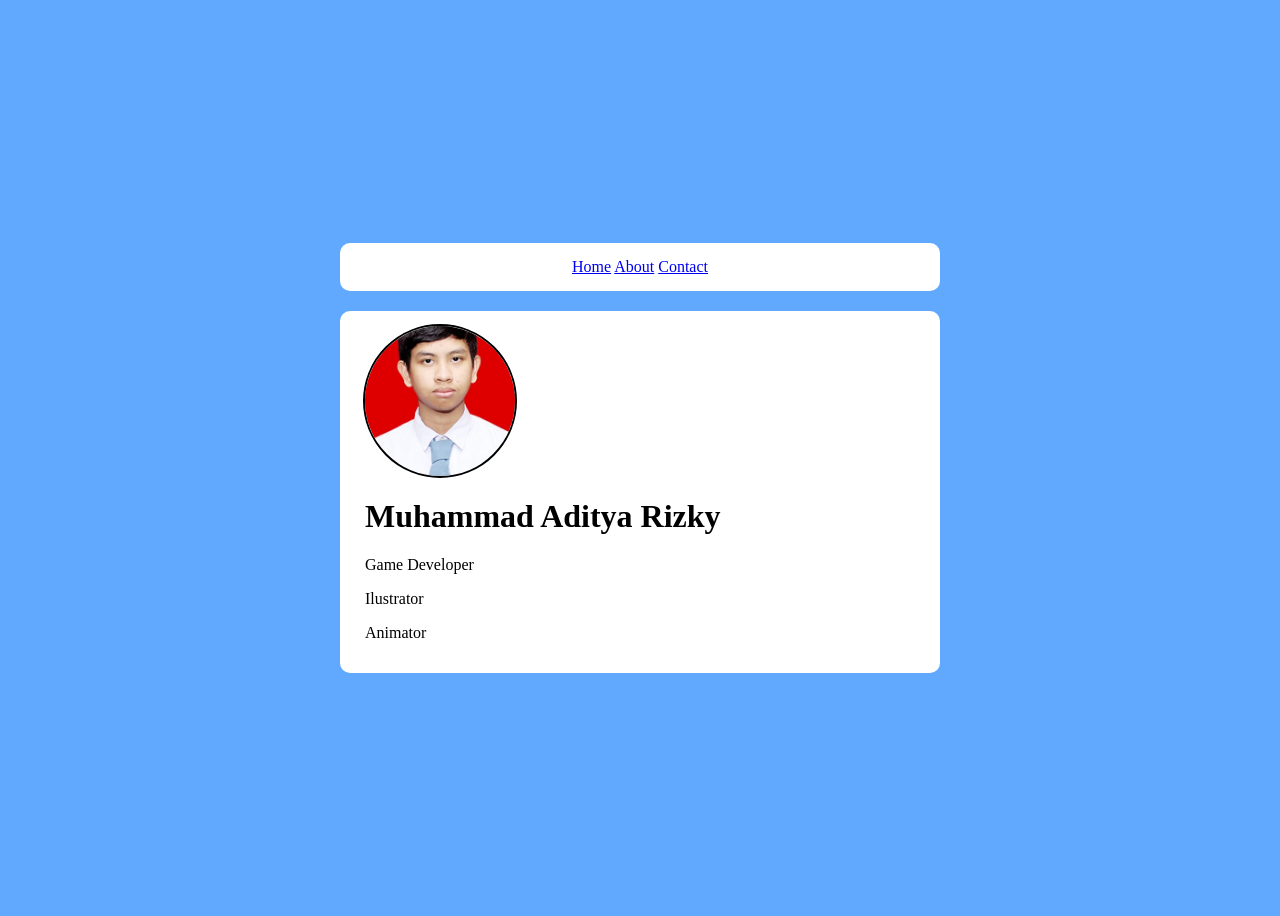
<file: index.html>
<!DOCTYPE html>
<html lang="en">
<head>
    <meta charset="UTF-8">
    <meta name="viewport" content="width=device-width, initial-scale=1.0">
    <link rel="stylesheet" href="portofolio.css">
    <title>Profil -Muhammad Aditya Rizky</title>

</head>
<body>
    <div class = container>
    <nav>
        <a href="index.html">Home</a> 
        <a href="about.html">About</a> 
        <a href="contact.html">Contact</a>
    </nav>
    
   
    
    <div class="profile" >
        <img src="foto adit.jpeg" alt="Muhammad Aditya Rizky">
        
         <h1>Muhammad Aditya Rizky</h1>
        <p>Game Developer</p>
        <p>Ilustrator</p>
        <p>Animator</p>
        
    </div>
        
    </div>
    

</body>
</html>
</file>
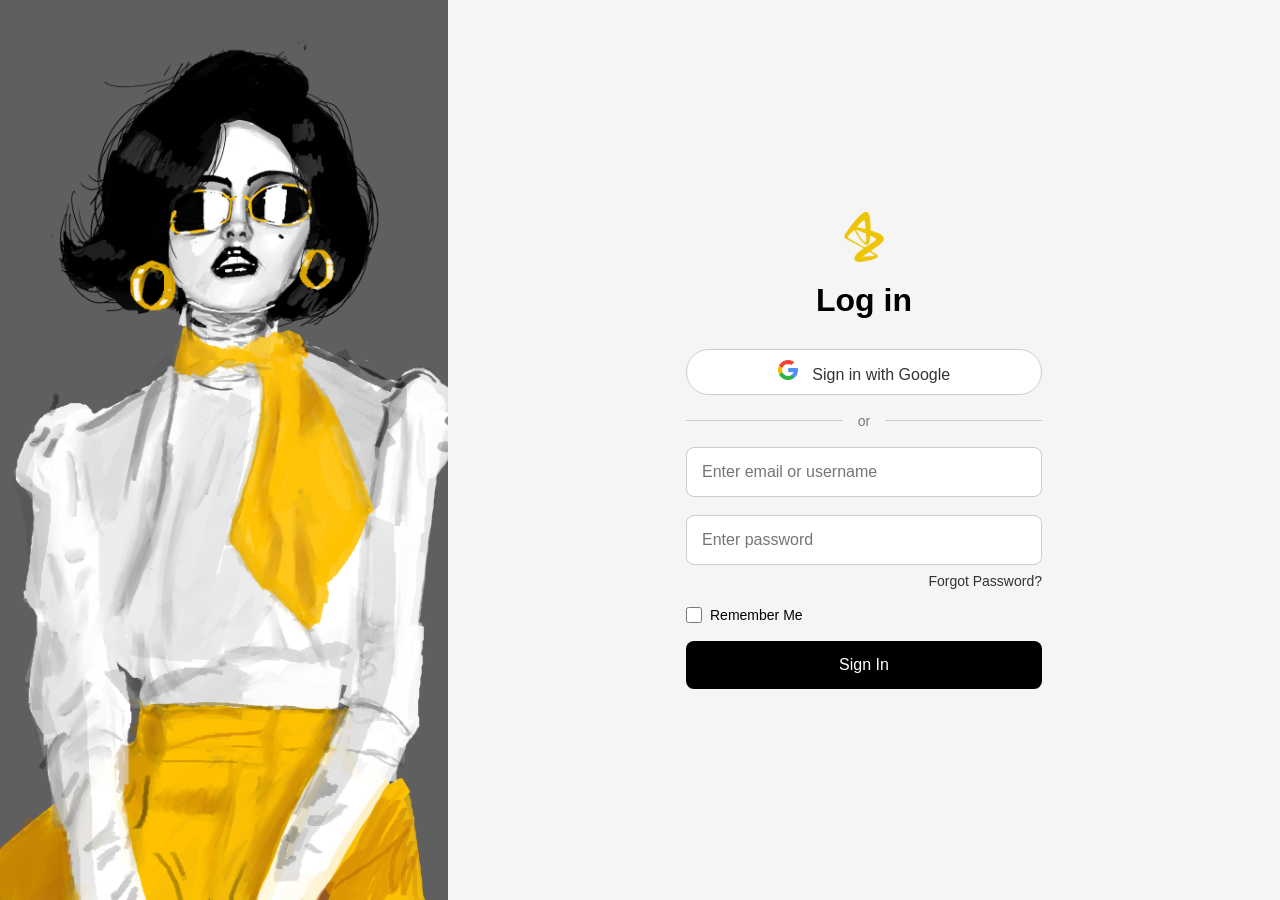
<file: UTS/index.html>
<!DOCTYPE html>
<html lang="en">
<head>
    <meta charset="UTF-8">
    <meta name="viewport" content="width=device-width, initial-scale=1.0">
    <title>Log in</title>
    <link rel="stylesheet" href="stylein.css">
</head>

<body>

    <div class="row">

        
        <div class="col left-col">

            <div class="leftside">

                <div class="art">

                    <img src="colours.png" alt="Artwork">

                </div>

            </div>

        </div>

        
        <div class="col right-col">

            <div class="rightside">

                <img src="astrazeneca.png" alt="logo" class="logo">

                <h2>Log in</h2>

                <form>

                    

    
                    <button type="button" class="google-btn">
                        <image src="google.png" alt="Google Logo" class="google-logo">
                        Sign in with Google
                    </button>

   
                    <div class="divider">
                        <span>or</span>
                    </div>

    
                    <input
                        class="input2"
                        placeholder="Enter email or username"
                        type="text"
                        name="login"
                        required
                    >

    
                    <div class="password-container">
                        <input
                            class="input2"
                            placeholder="Enter password"
                            type="password"
                            name="password"
                            required
                        >

                        <a href="#" class="forgot-password">
                            Forgot Password?
                        </a>
                    </div>

    
                    <label class="remember">
                        <input type="checkbox" name="remember">
                        <span>Remember Me</span>
                    </label>

   
                    <button type="submit" class="signin-btn">
                        Sign In
                    </button>

                </form>     

            </div>
        </div>

    </div>

</body>
</html>
</file>
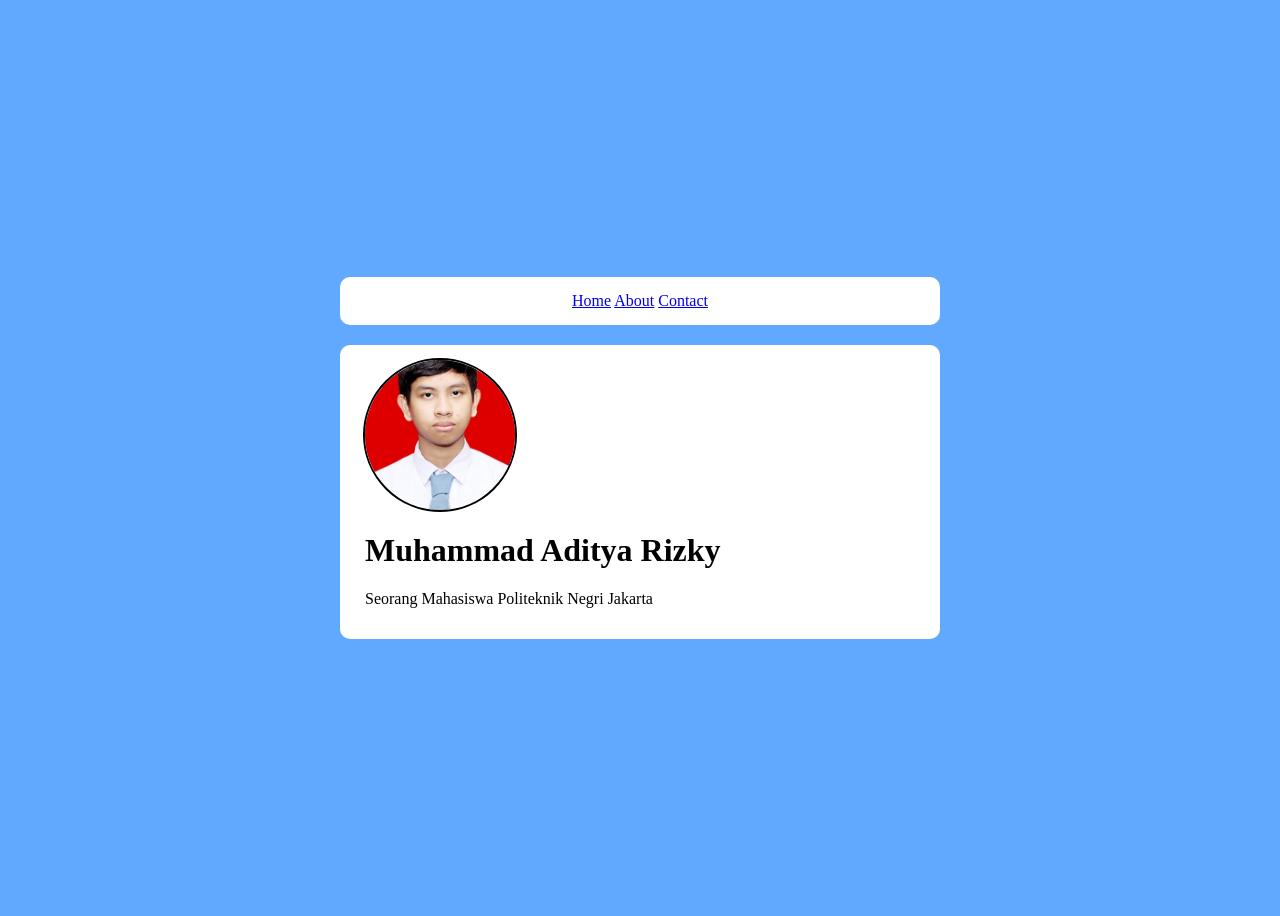
<file: about.html>
<!DOCTYPE html>
<html lang="en">
<head>
    <meta charset="UTF-8">
    <meta name="viewport" content="width=device-width, initial-scale=1.0">
    <link rel="stylesheet" href="portofolio.css">
    <title>About - Muhammad Aditya Rizky</title>
</head>
<body>
    <div class = container>
    <nav>
        <a href="index.html">Home</a> 
        <a href="about.html">About</a> 
        <a href="contact.html">Contact</a>
    </nav>
    
   
    
    <div class="profile" >
        <img src="foto adit.jpeg" alt="Muhammad Aditya Rizky" width="150" height="150" style="border-radius: 50%;">
         <h1>Muhammad Aditya Rizky</h1>
        <p>Seorang Mahasiswa Politeknik Negri Jakarta</p>
        
    </div>

    </div>
    

</body>
</html>
</file>
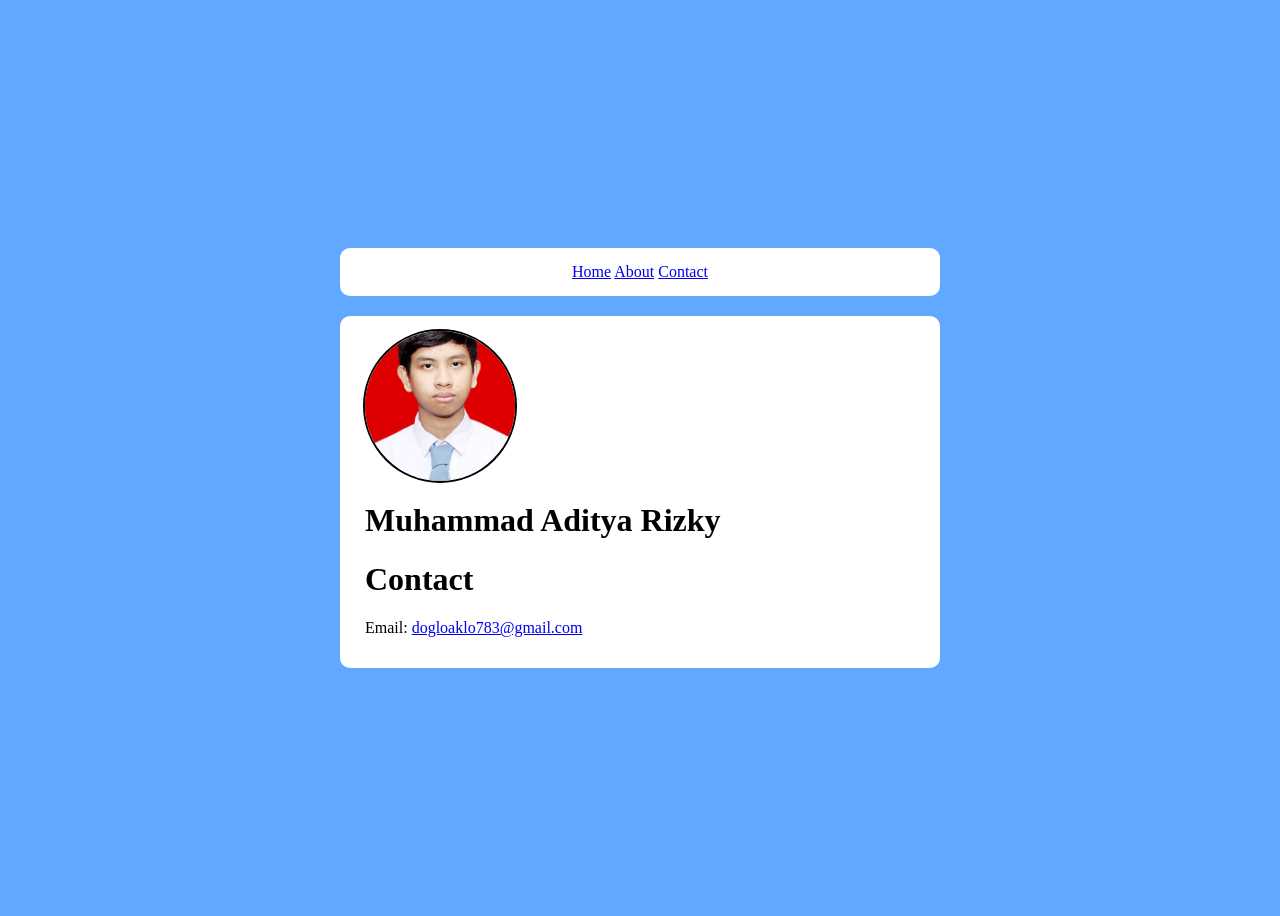
<file: contact.html>
<!DOCTYPE html>
<html lang="en">
<head>
    <meta charset="UTF-8">
    <meta name="viewport" content="width=device-width, initial-scale=1.0">
    <link rel="stylesheet" href="portofolio.css">
    <title>Contact - Muhammad Aditya Rizky</title>
</head>
<body>
    <div class = container>
    <nav>
        <a href="index.html">Home</a> 
        <a href="about.html">About</a> 
        <a href="contact.html">Contact</a>
    </nav>
    
   
    
    <div class="profile" >
        <img src="foto adit.jpeg" alt="Muhammad Aditya Rizky" width="150" height="150" style="border-radius: 50%;">
         <h1>Muhammad Aditya Rizky</h1>
        <h1>Contact</h1>
        <p>Email: <a href="mailto:dogloaklo783@gmail.com">dogloaklo783@gmail.com</a></p>
    </div>

    </div>
    

</body>
</html>
</file>
<file: portofolio.css>
html{
    box-sizing: border-box ;
}
.container { 
            width: 100%; 
            max-width: 600px; 
}


nav { 
    background-color: #ffffff; 
    text-align: center; 
    padding: 15px; 
    margin-bottom: 20px; 
    border-radius: 10px; 
}

body {
    background-color: #60a9ff;
    display: flex;
    justify-content: center;
    align-items: center;
    min-height: 100vh;
}

.profile {
    background-color: #ffffff;
    border-radius: 10px;
    padding: 15px 25px;
    align-items: center;
}




.profile img {
    display: block;
    width: 150px;
    height: 150px;
    border-radius: 50%;
    outline: 2px solid #000;
    object-fit: cover;
}
</file>
<file: UTS/stylein.css>
* {
    box-sizing: border-box;
    margin: 0;
    padding: 0;
}

body {
    min-height: 100vh;
    font-family: Arial, sans-serif;
    background-color: #f5f5f5;
}

/* Layout utama */
.row {
    display: flex;
    width: 100%;
    height: 100vh;
}

/* Kolom kiri */
.left-col {
    width: 35%;
}

/* Kolom kanan */
.right-col {
    width: 65%;
}

/* Left side */
.leftside {
    width: 100%;
    height: 100%;
}

.art {
    width: 100%;
    height: 100%;
}

.art img {
    width: 100%;
    height: 100%;
    object-fit: cover;
    display: block;
}

/* Right side */
.rightside {
    width: 100%;
    height: 100%;
    display: flex;
    flex-direction: column;
    justify-content: center;
    align-items: center;
    padding: 60px;
}

.rightside h2 {
    width: 50%;
    font-size: 32px;
    margin-bottom: 30px;
    align-items: center;
}

/* Form */


form {
    width: 50%;
    display: flex;
    flex-direction: column;
    gap: 18px;
}

/* Judul */
 h2 {
    width: 100%;
    text-align: center;
    font-size: 32px;
    margin-bottom: 10px;
}

/* Google SSO */
.google-btn {
    width: 100%;
    padding: 10px;
    border: 1px solid #ccc;
    border-radius: 100px;
    background-color: white;
    color: #333;
    font-size: 16px;
    cursor: pointer;
}

.google-btn:hover {
    background-color: #f5f5f5;
}

/* Divider */
.divider {
    display: flex;
    align-items: center;
    width: 100%;
    gap: 15px;
    color: #777;
}

.divider::before,
.divider::after {
    content: "";
    flex: 1;
    height: 1px;
    background-color: #ccc;
}

.divider span {
    font-size: 14px;
}

/* Input */
.input2 {
    width: 100%;
    padding: 15px;
    border: 1px solid #ccc;
    border-radius: 8px;
    font-size: 16px;
}

/* Password */
.password-container {
    width: 100%;
    display: flex;
    flex-direction: column;
    gap: 8px;
}

.forgot-password {
    align-self: flex-end;
    font-size: 14px;
    color: #333;
    text-decoration: none;
}

.forgot-password:hover {
    text-decoration: underline;
}

/* Remember Me */
.remember {
    width: 100%;
    display: flex;
    align-items: center;
    gap: 8px;
    font-size: 14px;
    cursor: pointer;
}

.remember input {
    width: 16px;
    height: 16px;
}

/* Sign In */
.signin-btn {
    width: 100%;
    padding: 15px;
    border: none;
    border-radius: 8px;
    background-color: #000;
    color: white;
    font-size: 16px;
    cursor: pointer;
}

.signin-btn:hover {
    background-color: #333;
}

button {
    width: 50%;
    padding: 15px;
    border: none;
    border-radius: 8px;
    background-color: #000;
    color: white;
    font-size: 16px;
    
}

.google-logo {
    width: 20px;
    height: 20px;
    gap: 10px;
    margin-right: 10px;
}


.logo{
    width: 50px;
    height: 50px;
    gap: 10px;
    margin-bottom: 20px;
}

@media (max-width: 767px) {
    .left-col {
        display: none;
    }

    .right-col {
        width: 100%;
    }

    .rightside {
        padding: 30px;
    }

    form {
        width: 100%;
        max-width: 450px;
    }
}



button:hover {
    background-color: #333;
}
</file>
